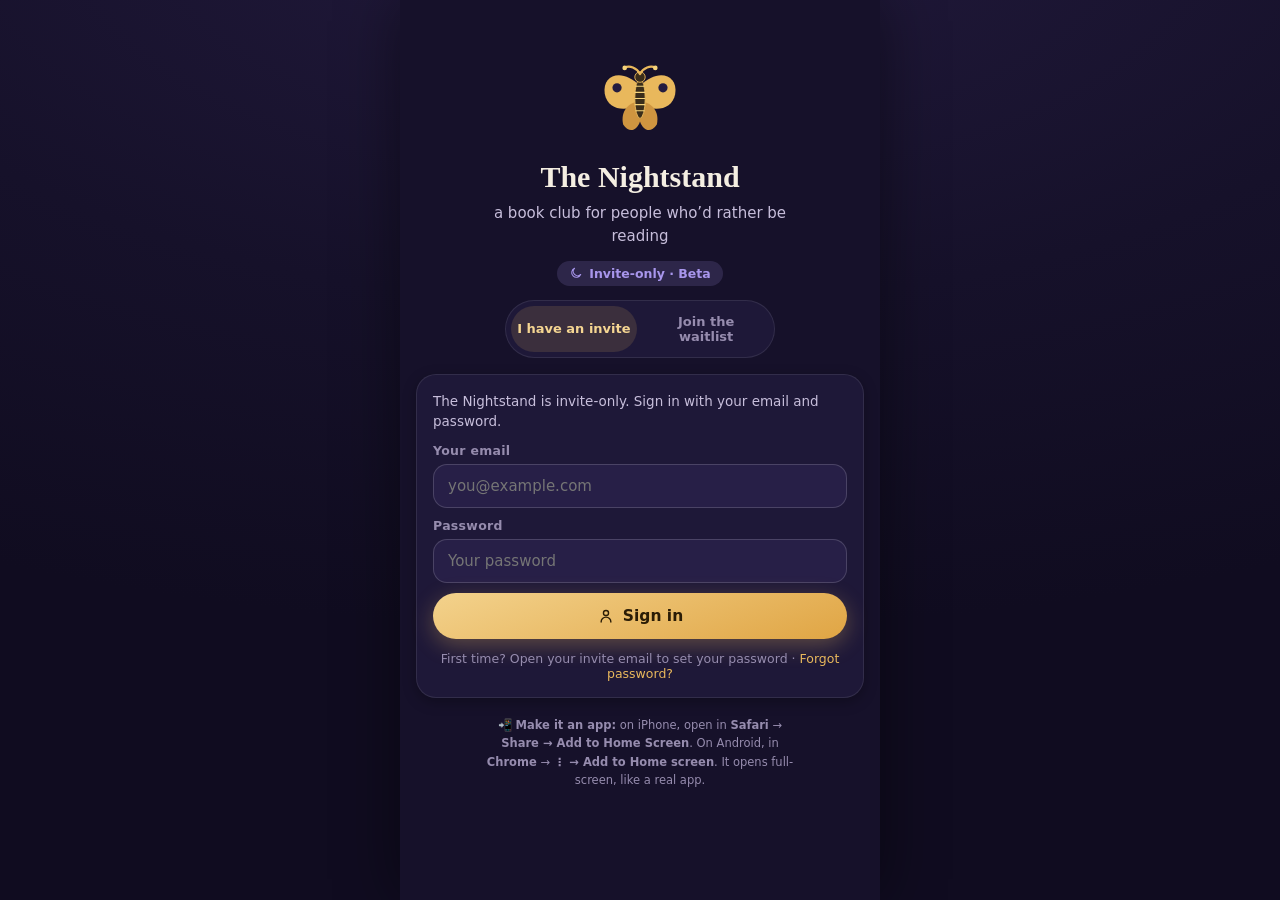
<file: index.html>
<!doctype html>
<html lang="en">
<head>
  <meta charset="utf-8" />
  <meta name="viewport" content="width=device-width, initial-scale=1, viewport-fit=cover" />
  <title>The Nightstand</title>
  <meta name="description" content="Your personal AI reading advisor — and your friends'." />
  <meta name="theme-color" content="#17122b" />
  <link rel="manifest" href="manifest.webmanifest" />
  <link rel="icon" href="assets/icons/icon.svg" type="image/svg+xml" />
  <link rel="apple-touch-icon" href="assets/icons/icon.svg" />
  <meta name="apple-mobile-web-app-capable" content="yes" />
  <meta name="mobile-web-app-capable" content="yes" />
  <meta name="apple-mobile-web-app-status-bar-style" content="black-translucent" />
  <meta name="apple-mobile-web-app-title" content="The Nightstand" />
  <link rel="stylesheet" href="css/styles.css" />
  <script type="importmap">
    {
      "imports": {
        "preact": "./assets/vendor/preact.module.js",
        "preact/hooks": "./assets/vendor/hooks.module.js",
        "htm": "./assets/vendor/htm.module.js"
      }
    }
  </script>
</head>
<body>
  <div id="app">
    <div class="splash">
      <div class="splash-lamp" aria-hidden="true">
        <svg viewBox="0 0 64 64" width="76" height="76"><path d="M32 6l5.2 14.8L52 26l-14.8 5.2L32 46l-5.2-14.8L12 26l14.8-5.2z" fill="#e9b85c"/><path d="M50 40l2.4 6.6L59 49l-6.6 2.4L50 58l-2.4-6.6L41 49l6.6-2.4z" fill="#e9b85c"/></svg>
      </div>
      <div class="splash-sub">opening the library…</div>
      <div id="boot-stuck" style="display:none;margin-top:16px;text-align:center">
        <div style="font-size:12px;color:#8a7fa8;margin-bottom:10px">Taking longer than it should…</div>
        <button onclick="location.reload()" style="background:transparent;border:1px solid #e9b85c;color:#e9b85c;border-radius:999px;padding:9px 22px;font-size:14px;font-family:inherit;cursor:pointer">Reload</button>
      </div>
    </div>
  </div>

  <script>
    // Boot watchdog: if the app hasn't mounted in 8s (script stall, network blip),
    // surface a Reload button on the static splash so nobody is ever stranded.
    setTimeout(function () {
      if (!window.__rgMounted) {
        var el = document.getElementById('boot-stuck');
        if (el) el.style.display = 'block';
      }
    }, 8000);
  </script>
  <!-- Supabase is vendored (single UMD file) so boot never depends on a CDN. -->
  <script src="assets/vendor/supabase.umd.js"></script>
  <script type="module" src="js/app.js"></script>
  <script>
    // Network-first service worker: fresh code on every launch (no 10-minute
    // GitHub Pages cache lag), cached fallback when offline. Registered after
    // load so it can never slow boot; updateViaCache:'none' keeps the worker
    // itself from being cached stale.
    if ('serviceWorker' in navigator) {
      window.addEventListener('load', function () {
        navigator.serviceWorker.register('service-worker.js', { updateViaCache: 'none' }).catch(function () {});
      });
    }
  </script>
</body>
</html>
</file>
<file: css/styles.css>
/* ============================================================
   Reading Genie — design system
   Cozy-magical: midnight plum + gold, serif display, soft cards.
   ============================================================ */

:root {
  /* surfaces */
  --bg:      #16112a;
  --bg-1:    #1e1838;   /* cards */
  --bg-2:    #271f47;   /* inputs, raised */
  --bg-3:    #322a57;   /* hover */
  --line:    rgba(255,255,255,0.09);
  --line-2:  rgba(255,255,255,0.16);

  /* accents */
  --gold:      #e9b85c;
  --gold-2:    #f5d692;
  --gold-soft: rgba(233,184,92,0.14);
  --lilac:     #a896ec;
  --lilac-soft:rgba(168,150,236,0.16);
  --rose:      #e58bab;
  --rose-soft: rgba(229,139,171,0.15);
  --teal:      #5fd2b0;
  --teal-soft: rgba(95,210,176,0.15);
  --danger:    #ec8088;

  /* text */
  --text:   #f4eee2;
  --text-2: #c7bedb;
  --text-3: #968cae;

  /* shape */
  --r-sm: 10px;
  --r:    14px;
  --r-lg: 20px;
  --r-xl: 26px;
  --pill: 999px;

  --shadow: 0 10px 30px rgba(0,0,0,0.35);
  --shadow-sm: 0 4px 14px rgba(0,0,0,0.28);
  --glow: 0 6px 22px rgba(233,184,92,0.32);

  --serif: "Iowan Old Style", "Palatino Linotype", Palatino, "Book Antiqua", Georgia, serif;
  --sans:  system-ui, -apple-system, "Segoe UI", Roboto, Helvetica, Arial, sans-serif;

  --maxw: 480px;
  --nav-h: 60px; /* button zone; home-indicator inset added on top. Near native (~49pt bar). */
}

* { box-sizing: border-box; }
html, body { height: 100%; }

body {
  margin: 0;
  min-height: 100dvh;
  font-family: var(--sans);
  color: var(--text);
  background: radial-gradient(120% 80% at 50% -10%, #221a3d 0%, #16112a 55%, #100c20 100%);
  background-attachment: fixed;
  -webkit-font-smoothing: antialiased;
  text-rendering: optimizeLegibility;
  overflow-x: hidden;
  overscroll-behavior: none;
}

button, input, textarea, select { font: inherit; color: inherit; }
/* Disable iOS double-tap-to-zoom (accidental zoom on a quick double tap).
   `manipulation` keeps panning + pinch-to-zoom — it only drops the double-tap. */
/* html defaults to WHITE and iOS's rubber-band bounce reveals it as a white bar
   behind/below the app — paint it to match, and stop the body-level bounce
   entirely (scrolling lives inside .app-main, which keeps its normal feel). */
html { touch-action: manipulation; background: #100c20; overscroll-behavior: none; }
a { color: inherit; text-decoration: none; }
img { display: block; max-width: 100%; }
::selection { background: var(--gold-soft); }

/* scrollbars (webkit) */
.app-main::-webkit-scrollbar { width: 0; }

/* ---------- App shell ---------- */
.app {
  position: relative;
  width: 100%;
  max-width: var(--maxw);
  margin: 0 auto;
  height: 100dvh;
  display: flex;
  flex-direction: column;
  background: var(--bg);
  overflow: hidden;
  box-shadow: 0 0 60px rgba(0,0,0,0.45);
}

.topbar {
  flex: none;
  height: 56px;
  display: flex;
  align-items: center;
  justify-content: space-between;
  padding: 0 16px;
  padding-top: env(safe-area-inset-top);
  height: calc(56px + env(safe-area-inset-top));
  border-bottom: 1px solid var(--line);
  background: rgba(22,17,42,0.72);
  backdrop-filter: blur(14px);
  -webkit-backdrop-filter: blur(14px);
  z-index: 5;
}
.brand { display: flex; align-items: center; gap: 9px; }
.brand img { width: 26px; height: 26px; }
.brand-mark { width: 28px; height: 28px; display: inline-block; line-height: 0; flex: none; }
.brand-mark svg { display: block; }
.brand-name { font-family: var(--serif); font-size: 19px; letter-spacing: 0.2px; }
.brand-name b { color: var(--gold); font-weight: 600; }
.beta-tag { font-size: 9px; font-weight: 700; letter-spacing: 0.6px; text-transform: uppercase; color: var(--lilac); background: var(--lilac-soft); border-radius: var(--pill); padding: 2px 7px; align-self: center; }
.topbar-actions { display: flex; align-items: center; gap: 6px; }

.app-main {
  flex: 1;
  overflow-y: auto;
  -webkit-overflow-scrolling: touch;
  /* bottom padding must cover the nav INCLUDING the iPhone home-indicator inset,
     or the bar overlaps the last bit of content */
  padding: 18px 16px calc(var(--nav-h) + 28px + env(safe-area-inset-bottom));
}

.screen { animation: fadeUp 0.28s ease both; }
.screen-title { font-family: var(--serif); font-size: 27px; line-height: 1.15; margin: 4px 0 2px; }
.screen-sub { color: var(--text-2); font-size: 14px; margin: 0 0 18px; }
.section-head { display: flex; align-items: center; justify-content: space-between; margin: 22px 2px 12px; }
.section-title { font-size: 13px; letter-spacing: 0.6px; text-transform: uppercase; color: var(--text-3); font-weight: 600; }
.section-link { color: var(--gold); font-size: 13px; font-weight: 600; }

/* ---------- Bottom nav ---------- */
.bottom-nav {
  flex: none;
  /* Pin to the TRUE screen bottom, not the app box — on iOS standalone the app can
     fall a hair short of 100dvh, leaving the (now-dark) page peeking out below. Fixed
     to the viewport, centered under the max-width column, guarantees it's flush. */
  position: fixed;
  left: 50%; transform: translateX(-50%);
  bottom: 0; width: 100%; max-width: var(--maxw);
  height: calc(var(--nav-h) + env(safe-area-inset-bottom));
  padding-bottom: env(safe-area-inset-bottom);
  display: flex;
  align-items: center;
  justify-content: space-around;
  background: rgba(20,15,38,0.86);
  backdrop-filter: blur(18px);
  -webkit-backdrop-filter: blur(18px);
  border-top: 1px solid var(--line);
  z-index: 6;
}
.nav-item {
  display: flex; flex-direction: column; align-items: center; gap: 3px;
  color: var(--text-3); font-size: 10.5px; font-weight: 600; letter-spacing: 0.2px;
  padding: 8px 10px; border-radius: var(--r-sm); cursor: pointer;
  transition: color 0.18s, transform 0.18s;
  background: none; border: 0;
}
.nav-item svg { width: 23px; height: 23px; }
.nav-item.active { color: var(--gold); }
.nav-item:active { transform: scale(0.92); }
.nav-fab {
  width: 56px; height: 56px; margin-top: -22px; border-radius: var(--pill);
  background: linear-gradient(160deg, #f3d28c, #e0a544);
  color: #2a1c06; display: flex; align-items: center; justify-content: center;
  box-shadow: var(--glow); border: 3px solid var(--bg);
  cursor: pointer; transition: transform 0.18s;
}
.nav-fab svg { width: 27px; height: 27px; }
.nav-fab:active { transform: scale(0.93); }

/* ---------- Cards & surfaces ---------- */
.card {
  background: var(--bg-1);
  border: 1px solid var(--line);
  border-radius: var(--r-lg);
  padding: 16px;
  box-shadow: var(--shadow-sm);
}
.card + .card { margin-top: 12px; }
.surface { background: var(--bg-2); border: 1px solid var(--line); border-radius: var(--r); }
.divider { height: 1px; background: var(--line); margin: 14px 0; border: 0; }

/* ---------- Buttons ---------- */
.btn {
  display: inline-flex; align-items: center; justify-content: center; gap: 8px;
  padding: 11px 16px; border-radius: var(--pill); border: 1px solid var(--line-2);
  background: var(--bg-2); color: var(--text); font-weight: 600; font-size: 14.5px;
  cursor: pointer; transition: transform 0.15s, background 0.15s, border-color 0.15s;
}
.btn svg { width: 18px; height: 18px; }
.btn:active { transform: scale(0.97); }
.btn:hover { background: var(--bg-3); }
.btn-primary {
  background: linear-gradient(160deg, #f3d28c, #e0a544);
  color: #2a1c06; border: 0; box-shadow: var(--glow);
}
.btn-primary:hover { filter: brightness(1.04); background: linear-gradient(160deg, #f3d28c, #e0a544); }
.btn-ghost { background: transparent; border-color: var(--line); }
.btn-block { width: 100%; }
.btn-lg { padding: 14px 18px; font-size: 15.5px; }
.icon-btn {
  width: 38px; height: 38px; border-radius: var(--pill); display: inline-flex;
  align-items: center; justify-content: center; background: var(--bg-2);
  border: 1px solid var(--line); cursor: pointer; color: var(--text-2);
  transition: transform 0.15s, color 0.15s;
}
.icon-btn svg { width: 19px; height: 19px; }
.icon-btn:active { transform: scale(0.92); }

/* ---------- Pills / tags / chips ---------- */
.pill {
  display: inline-flex; align-items: center; gap: 6px;
  padding: 4px 11px; border-radius: var(--pill); font-size: 12.5px; font-weight: 600;
  background: var(--bg-2); color: var(--text-2); border: 1px solid var(--line);
}
.pill svg { width: 14px; height: 14px; }
.pill-gold { background: var(--gold-soft); color: var(--gold-2); border-color: transparent; }
.pill-teal { background: var(--teal-soft); color: var(--teal); border-color: transparent; }
.pill-rose { background: var(--rose-soft); color: var(--rose); border-color: transparent; }
.pill-lilac { background: var(--lilac-soft); color: var(--lilac); border-color: transparent; }

.tagrow { display: flex; flex-wrap: wrap; gap: 8px; }
.tag {
  padding: 6px 12px; border-radius: var(--pill); font-size: 13px; font-weight: 500;
  background: var(--bg-2); border: 1px solid var(--line); color: var(--text-2);
}
.tag.love { background: var(--teal-soft); color: var(--teal); border-color: transparent; }
.tag.hate { background: var(--rose-soft); color: var(--rose); border-color: transparent; }

/* ---------- Segmented control ---------- */
.seg {
  display: flex; gap: 6px; padding: 5px; background: var(--bg-1);
  border: 1px solid var(--line); border-radius: var(--pill); margin-bottom: 16px;
}
.seg-item {
  flex: 1; text-align: center; padding: 8px 6px; border-radius: var(--pill);
  font-size: 13px; font-weight: 600; color: var(--text-3); cursor: pointer;
  border: 0; background: none; transition: color 0.15s, background 0.15s;
}
.seg-item.active { background: var(--gold-soft); color: var(--gold-2); }

/* ---------- Avatars ---------- */
.avatar {
  width: 38px; height: 38px; border-radius: var(--pill); flex: none;
  display: flex; align-items: center; justify-content: center;
  font-weight: 700; font-size: 15px; color: #1a1330;
}
.avatar.sm { width: 30px; height: 30px; font-size: 12.5px; }
.avatar.lg { width: 56px; height: 56px; font-size: 22px; }

/* ---------- Book covers & rows ---------- */
.book-cover {
  width: 52px; height: 76px; border-radius: 7px; flex: none; overflow: hidden;
  display: flex; align-items: flex-end; justify-content: center; position: relative;
  box-shadow: var(--shadow-sm);
}
.book-cover.lg { width: 104px; height: 152px; border-radius: 10px; }
.book-cover.sm { width: 40px; height: 58px; border-radius: 6px; }
.book-cover img { width: 100%; height: 100%; object-fit: cover; }
.book-cover .spine { position: absolute; left: 0; top: 0; bottom: 0; width: 5px; background: rgba(0,0,0,0.22); }
.book-cover .glyph { position: absolute; inset: 0; display: flex; align-items: center; justify-content: center; }
.book-cover .glyph svg { width: 40%; height: 40%; opacity: 0.55; }

.book-row { display: flex; gap: 13px; align-items: center; }
.book-row + .book-row { margin-top: 14px; }
.book-meta { flex: 1; min-width: 0; }
.book-title { font-size: 15px; font-weight: 600; line-height: 1.25; }
.book-author { font-size: 12.5px; color: var(--text-3); margin-top: 1px; }
.book-note { font-size: 11.5px; color: var(--text-3); margin-top: 6px; }

/* ---------- Progress ---------- */
.progress { height: 6px; border-radius: 3px; background: var(--bg-3); overflow: hidden; margin-top: 8px; }
.progress > i { display: block; height: 100%; background: linear-gradient(90deg, var(--lilac), var(--gold)); border-radius: 3px; }

/* ---------- Rating ---------- */
.stars { display: inline-flex; gap: 2px; color: var(--gold); }
.stars svg { width: 15px; height: 15px; }
.stars .off { color: var(--text-3); opacity: 0.5; }

/* Tappable rating — same star, bigger touch target */
.star-rating { display: inline-flex; gap: 5px; }
.star-btn { background: none; border: 0; padding: 2px; line-height: 0; cursor: pointer; color: var(--text-3); opacity: 0.45; transition: transform 0.12s, color 0.12s, opacity 0.12s; }
.star-btn svg { display: block; }
.star-btn.on { color: var(--gold); opacity: 1; }
.star-btn:active { transform: scale(0.85); }

/* ---------- Chat / interview ---------- */
.chat { display: flex; flex-direction: column; gap: 12px; padding-bottom: 6px; }
.bubble {
  max-width: 84%; padding: 12px 15px; border-radius: 18px; font-size: 14.5px; line-height: 1.5;
  animation: fadeUp 0.26s ease both;
}
.bubble.genie { align-self: flex-start; background: var(--bg-2); border: 1px solid var(--line); border-bottom-left-radius: 6px; }
.bubble.me { align-self: flex-end; background: linear-gradient(160deg, #f3d28c, #e0a544); color: #2a1c06; border-bottom-right-radius: 6px; }
.bubble .who { font-size: 11px; font-weight: 700; letter-spacing: 0.4px; text-transform: uppercase; color: var(--gold); margin-bottom: 4px; }
.typing { display: inline-flex; gap: 4px; align-items: center; padding: 14px 16px; }
.typing i { width: 7px; height: 7px; border-radius: 50%; background: var(--text-3); animation: blink 1.2s infinite both; }
.typing i:nth-child(2) { animation-delay: 0.2s; }
.typing i:nth-child(3) { animation-delay: 0.4s; }

.chat-input { display: flex; gap: 9px; align-items: flex-end; margin-top: 12px; }
.chat-input textarea {
  flex: 1; resize: none; background: var(--bg-2); border: 1px solid var(--line-2);
  border-radius: 18px; padding: 11px 15px; font-size: 14.5px; max-height: 120px; line-height: 1.4;
}
.chat-input textarea:focus { outline: none; border-color: var(--gold); }

/* iOS Safari zooms the whole page when you focus an input whose font-size is < 16px
   — that's the "it zooms when I tap the field" jump in the advisor chat. Force every
   form control to 16px on phones so focusing never zooms. Pinch-zoom still works. */
@media (max-width: 700px) {
  input, textarea, select { font-size: 16px !important; }
}
.send-btn {
  width: 44px; height: 44px; flex: none; border-radius: var(--pill); border: 0;
  background: linear-gradient(160deg, #f3d28c, #e0a544); color: #2a1c06;
  display: flex; align-items: center; justify-content: center; cursor: pointer; box-shadow: var(--glow);
}
.send-btn svg { width: 20px; height: 20px; }
.chips-scroll { display: flex; gap: 8px; overflow-x: auto; padding: 4px 0 2px; margin-top: 4px; }
.chips-scroll::-webkit-scrollbar { height: 0; }
.chip-btn {
  flex: none; padding: 8px 13px; border-radius: var(--pill); white-space: nowrap;
  background: var(--bg-2); border: 1px solid var(--line); color: var(--text-2);
  font-size: 13px; font-weight: 500; cursor: pointer;
}
.chip-btn:active { transform: scale(0.96); }
.chip-btn.active { background: var(--gold-soft); border-color: transparent; color: var(--gold-2); }

/* ---------- Wish / hero ---------- */
.hero {
  position: relative; overflow: hidden; border-radius: var(--r-xl); padding: 20px;
  background: linear-gradient(155deg, #2c2152 0%, #1d1740 70%);
  border: 1px solid var(--line-2); box-shadow: var(--shadow);
}
.hero .spark { position: absolute; color: var(--gold); opacity: 0.8; animation: twinkle 3s infinite; }
.hero .spark svg { width: 11px; height: 11px; }
.hero .spark.s1 { top: 16px; right: 86px; } .hero .spark.s1 svg { width: 13px; height: 13px; }
.hero .spark.s2 { top: 50px; right: 16px; animation-delay: 0.8s; } .hero .spark.s2 svg { width: 9px; height: 9px; }
.hero .spark.s3 { top: 82px; right: 52px; animation-delay: 1.5s; } .hero .spark.s3 svg { width: 12px; height: 12px; }
.hero .spark.s4 { top: 66px; right: 92px; animation-delay: 2.2s; } .hero .spark.s4 svg { width: 8px; height: 8px; }
.hero-kicker { font-size: 11px; letter-spacing: 1px; text-transform: uppercase; color: var(--gold); font-weight: 700; }
.hero-title { font-family: var(--serif); font-size: 23px; line-height: 1.2; margin: 7px 0 6px; max-width: 78%; }
.hero-sub { color: var(--text-2); font-size: 13.5px; max-width: 82%; margin-bottom: 16px; }
.hero-familiar { position: absolute; top: 12px; right: 12px; width: 66px; height: 66px; border-radius: 50%; background: radial-gradient(circle, rgba(233,184,92,0.18), transparent 68%); animation: float 3.6s ease-in-out infinite; }
.hero-familiar svg { display: block; }

/* ---------- Recommendation card ---------- */
.rec-conf { display: flex; align-items: center; gap: 9px; margin-top: 4px; }
.conf-bar { flex: 1; height: 6px; border-radius: 3px; background: var(--bg-3); overflow: hidden; }
.conf-bar > i { display: block; height: 100%; background: linear-gradient(90deg, var(--teal), var(--gold)); }
.conf-num { font-size: 12px; font-weight: 700; color: var(--gold-2); }
.rec-line { display: flex; gap: 8px; font-size: 13px; line-height: 1.45; margin-top: 9px; color: var(--text-2); }
.rec-line svg { width: 16px; height: 16px; flex: none; margin-top: 2px; }
.rec-line.good svg { color: var(--teal); }
.rec-line.warn svg { color: var(--gold); }

/* ---------- Friends / taste-match ---------- */
.friend-row { display: flex; align-items: center; gap: 13px; }
.friend-row + .friend-row { margin-top: 4px; }
.match-ring { position: relative; width: 50px; height: 50px; flex: none; }
.match-ring svg { width: 50px; height: 50px; transform: rotate(-90deg); }
.match-ring .pct { position: absolute; inset: 0; display: flex; align-items: center; justify-content: center; font-size: 13px; font-weight: 700; }
.friend-name { font-size: 15px; font-weight: 600; }
.friend-sub { font-size: 12.5px; color: var(--text-3); margin-top: 1px; }

/* ---------- Stats ---------- */
.stat-grid { display: grid; grid-template-columns: repeat(3, 1fr); gap: 10px; }
.stat { background: var(--bg-2); border: 1px solid var(--line); border-radius: var(--r); padding: 13px 12px; text-align: center; }
.stat-num { font-family: var(--serif); font-size: 24px; color: var(--gold); }
.stat-label { font-size: 11px; color: var(--text-3); margin-top: 2px; }
.stat.clickable { cursor: pointer; transition: transform 0.12s, border-color 0.12s; }
.stat.clickable:hover { border-color: var(--line-2); }
.stat.clickable:active { transform: scale(0.97); }

/* ---------- Range slider (reading progress) ---------- */
.range { -webkit-appearance: none; appearance: none; width: 100%; height: 6px; border-radius: 3px; background: var(--bg-3); outline: none; cursor: pointer; }
.range::-webkit-slider-thumb { -webkit-appearance: none; appearance: none; width: 20px; height: 20px; border-radius: 50%; background: linear-gradient(160deg, #f3d28c, #e0a544); box-shadow: var(--glow); border: 2px solid var(--bg); cursor: pointer; }
.range::-moz-range-thumb { width: 18px; height: 18px; border: 2px solid var(--bg); border-radius: 50%; background: linear-gradient(160deg, #f3d28c, #e0a544); cursor: pointer; }
.range:disabled { opacity: 0.6; }

/* ---------- Insights / timeline ---------- */
.insight { display: flex; gap: 11px; align-items: flex-start; padding: 12px 0; }
.insight + .insight { border-top: 1px solid var(--line); }
.insight .ico { width: 32px; height: 32px; border-radius: var(--pill); flex: none; display: flex; align-items: center; justify-content: center; }
.insight .ico svg { width: 17px; height: 17px; }
.insight p { margin: 0; font-size: 13.5px; line-height: 1.5; color: var(--text-2); }
.insight b { color: var(--text); font-weight: 600; }

.timeline { position: relative; padding-left: 18px; }
.timeline::before { content: ""; position: absolute; left: 4px; top: 4px; bottom: 4px; width: 2px; background: var(--line-2); }
.tl-item { position: relative; padding: 6px 0 14px; }
.tl-item::before { content: ""; position: absolute; left: -18px; top: 9px; width: 9px; height: 9px; border-radius: 50%; background: var(--gold); box-shadow: 0 0 0 3px var(--bg); }
.tl-date { font-size: 11.5px; color: var(--text-3); font-weight: 600; }
.tl-text { font-size: 13.5px; color: var(--text-2); margin-top: 2px; line-height: 1.45; }

/* ---------- Feed ---------- */
.feed-item { display: flex; gap: 12px; align-items: flex-start; padding: 14px 0; }
.feed-item + .feed-item { border-top: 1px solid var(--line); }
.feed-body { flex: 1; min-width: 0; }
.feed-text { font-size: 14px; line-height: 1.45; color: var(--text-2); }
.feed-text b { color: var(--text); font-weight: 600; }
.feed-time { font-size: 11.5px; color: var(--text-3); margin-top: 3px; }
.feed-actions { display: flex; gap: 8px; margin-top: 9px; }

/* ---------- Badges ---------- */
.badge-grid { display: grid; grid-template-columns: repeat(3, 1fr); gap: 12px; }
.badge { text-align: center; }
.badge-medal {
  width: 58px; height: 58px; margin: 0 auto 7px; border-radius: var(--pill);
  display: flex; align-items: center; justify-content: center;
  background: radial-gradient(circle at 35% 30%, #f3d28c, #c98e34);
  color: #3a2706; box-shadow: var(--glow);
}
.badge-medal svg { width: 28px; height: 28px; }
.badge.locked .badge-medal { background: var(--bg-2); color: var(--text-3); box-shadow: none; border: 1px solid var(--line); }
.badge-name { font-size: 12px; font-weight: 600; }
.badge-name.locked { color: var(--text-3); }

/* ---------- Blind date ---------- */
.blind-card {
  position: relative; overflow: hidden; border-radius: var(--r-xl); padding: 22px;
  text-align: center; background: linear-gradient(155deg, #3a2150, #221541);
  border: 1px solid var(--line-2); box-shadow: var(--shadow);
}
.blind-gift {
  width: 76px; height: 76px; margin: 6px auto 14px; border-radius: var(--r-lg);
  display: flex; align-items: center; justify-content: center;
  background: linear-gradient(160deg, #f3d28c, #e0a544); color: #2a1c06; box-shadow: var(--glow);
  animation: float 3.4s ease-in-out infinite;
}
.blind-gift svg { width: 38px; height: 38px; }
.blind-title { font-family: var(--serif); font-size: 21px; margin-bottom: 6px; }
.blind-teaser { color: var(--text-2); font-size: 14px; line-height: 1.55; margin-bottom: 18px; }

/* ---------- Onboarding ---------- */
.onb { min-height: 100%; display: flex; flex-direction: column; }
.onb-hero { text-align: center; padding: 30px 8px 10px; }
.onb-hero img { width: 92px; height: 92px; margin: 0 auto 14px; animation: float 3.6s ease-in-out infinite; }
.familiar-lg { width: 98px; height: 98px; margin: 0 auto 14px; animation: float 3.6s ease-in-out infinite; }
.familiar-sm { width: 36px; height: 36px; flex: none; }
.familiar-lg svg, .familiar-sm svg { display: block; }
.onb-hero h1 { font-family: var(--serif); font-size: 30px; margin: 0 0 8px; }
.onb-hero p { color: var(--text-2); font-size: 15px; line-height: 1.55; max-width: 320px; margin: 0 auto; }
.onb-steps { display: flex; flex-direction: column; gap: 12px; margin: 22px 0; }
.onb-step { display: flex; gap: 13px; align-items: center; }
.onb-step .num { width: 30px; height: 30px; flex: none; border-radius: 50%; background: var(--gold-soft); color: var(--gold-2); display: flex; align-items: center; justify-content: center; font-weight: 700; font-size: 14px; }
.onb-step .txt { font-size: 14px; color: var(--text-2); }
.onb-step .txt b { color: var(--text); }

.field { margin-bottom: 14px; }
.field label { display: block; font-size: 12.5px; color: var(--text-3); font-weight: 600; margin-bottom: 6px; letter-spacing: 0.3px; }
.field input, .field textarea {
  width: 100%; background: var(--bg-2); border: 1px solid var(--line-2); border-radius: var(--r);
  padding: 12px 14px; font-size: 15px;
}
.field input:focus, .field textarea:focus { outline: none; border-color: var(--gold); }
.emoji-pick { display: flex; flex-wrap: wrap; gap: 8px; }
.emoji-pick button { width: 44px; height: 44px; border-radius: var(--r); background: var(--bg-2); border: 1px solid var(--line); font-size: 22px; cursor: pointer; }
.emoji-pick button.active { border-color: var(--gold); background: var(--gold-soft); }

/* ---------- Misc ---------- */
.muted { color: var(--text-2); }
.dim { color: var(--text-3); }
.gold { color: var(--gold); }
.dim-ico { color: var(--text-3); flex: none; }
.book-row > svg { flex: none; }
.row { display: flex; align-items: center; gap: 10px; }
.between { display: flex; align-items: center; justify-content: space-between; gap: 10px; }
.wrap { flex-wrap: wrap; }
.grow { flex: 1; min-width: 0; }
.mt-8 { margin-top: 8px; } .mt-12 { margin-top: 12px; } .mt-16 { margin-top: 16px; } .mt-20 { margin-top: 20px; }
.center-col { display: flex; flex-direction: column; align-items: center; text-align: center; }
.empty { text-align: center; color: var(--text-3); padding: 40px 20px; }
.empty svg { width: 40px; height: 40px; opacity: 0.5; margin-bottom: 10px; }
.back-btn { display: inline-flex; align-items: center; gap: 5px; color: var(--text-2); font-size: 14px; font-weight: 600; background: none; border: 0; cursor: pointer; padding: 0; margin-bottom: 8px; }
.back-btn svg { width: 18px; height: 18px; }

/* Keep the back button reachable in long chats (sticks under the app header). */
.chat-topbar {
  position: sticky; top: 0; z-index: 6;
  margin: 0 -16px 10px; padding: 8px 16px;
  background: rgba(22,17,42,0.9);
  backdrop-filter: blur(10px); -webkit-backdrop-filter: blur(10px);
  border-bottom: 1px solid var(--line);
}
.chat-topbar .back-btn { margin: 0; }

.sr-only { position: absolute; width: 1px; height: 1px; overflow: hidden; clip: rect(0 0 0 0); white-space: nowrap; }

/* ---------- Splash ---------- */
.splash { height: 100dvh; display: flex; flex-direction: column; align-items: center; justify-content: center; gap: 6px; }
.splash-lamp { width: 76px; height: 76px; animation: float 3s ease-in-out infinite; }
.splash-lamp svg { display: block; }
.splash-title { font-family: var(--serif); font-size: 28px; margin-top: 14px; }
.splash-sub { color: var(--text-3); font-size: 14px; background: linear-gradient(90deg, var(--text-3), var(--gold), var(--text-3)); background-size: 200% auto; -webkit-background-clip: text; background-clip: text; -webkit-text-fill-color: transparent; animation: shimmer 2.4s linear infinite; }

/* ---------- Animations ---------- */
@keyframes fadeUp { from { opacity: 0; transform: translateY(8px); } to { opacity: 1; transform: none; } }
@keyframes float { 0%,100% { transform: translateY(0); } 50% { transform: translateY(-7px); } }
@keyframes twinkle { 0%,100% { opacity: 0.25; transform: scale(0.85); } 50% { opacity: 1; transform: scale(1.1); } }
@keyframes blink { 0%,80%,100% { opacity: 0.3; } 40% { opacity: 1; } }
@keyframes shimmer { to { background-position: 200% center; } }
@keyframes pulseGlow { 0%,100% { box-shadow: 0 6px 22px rgba(233,184,92,0.35); } 50% { box-shadow: 0 8px 34px rgba(233,184,92,0.78); } }
/* Pulsing "thinking" state for the consult button (replaces a separate spinner box) */
.btn.pulsing { animation: pulseGlow 1.15s ease-in-out infinite; }
.btn.pulsing svg { animation: twinkle 1.1s ease-in-out infinite; }
/* ---------- Toast ---------- */
.toast { position: fixed; left: 50%; bottom: calc(var(--nav-h) + 22px); transform: translateX(-50%); display: flex; align-items: center; gap: 8px; background: var(--bg-2); border: 1px solid var(--line-2); color: var(--text); padding: 11px 16px; border-radius: var(--pill); font-size: 13.5px; font-weight: 600; box-shadow: var(--shadow); z-index: 60; max-width: 88%; animation: fadeUp 0.25s ease both; }
.toast svg { width: 16px; height: 16px; color: var(--teal); flex: none; }

/* ---------- New-user walkthrough ---------- */
.tour-overlay { position: fixed; inset: 0; z-index: 80; display: flex; align-items: center; justify-content: center; padding: 22px; background: rgba(10,7,20,0.66); backdrop-filter: blur(4px); -webkit-backdrop-filter: blur(4px); animation: fadeUp 0.2s ease both; }
.tour-card { width: 100%; max-width: 360px; position: relative; text-align: center; background: var(--bg-1); border: 1px solid var(--line-2); border-radius: var(--r-xl); padding: 26px 22px 20px; box-shadow: var(--shadow); }
.tour-skip { position: absolute; top: 13px; right: 15px; background: none; border: 0; color: var(--text-3); font-size: 13px; font-weight: 600; cursor: pointer; }
.tour-icon { width: 64px; height: 64px; margin: 4px auto 14px; border-radius: var(--pill); display: flex; align-items: center; justify-content: center; background: var(--gold-soft); color: var(--gold); }
.tour-icon svg { width: 30px; height: 30px; }
.tour-icon.fam { background: radial-gradient(circle, rgba(233,184,92,0.18), transparent 68%); }
.tour-icon.fam svg { width: 100%; height: 100%; }
.tour-title { font-family: var(--serif); font-size: 22px; margin-bottom: 8px; }
.tour-body { color: var(--text-2); font-size: 14px; line-height: 1.55; margin: 0; }
.tour-dots { display: flex; gap: 6px; justify-content: center; margin-top: 18px; }
.tour-dot { width: 7px; height: 7px; border-radius: 50%; background: var(--bg-3); transition: background 0.2s, width 0.2s; }
.tour-dot.on { background: var(--gold); width: 18px; border-radius: 4px; }

@media (prefers-reduced-motion: reduce) { * { animation: none !important; } }
</file>
